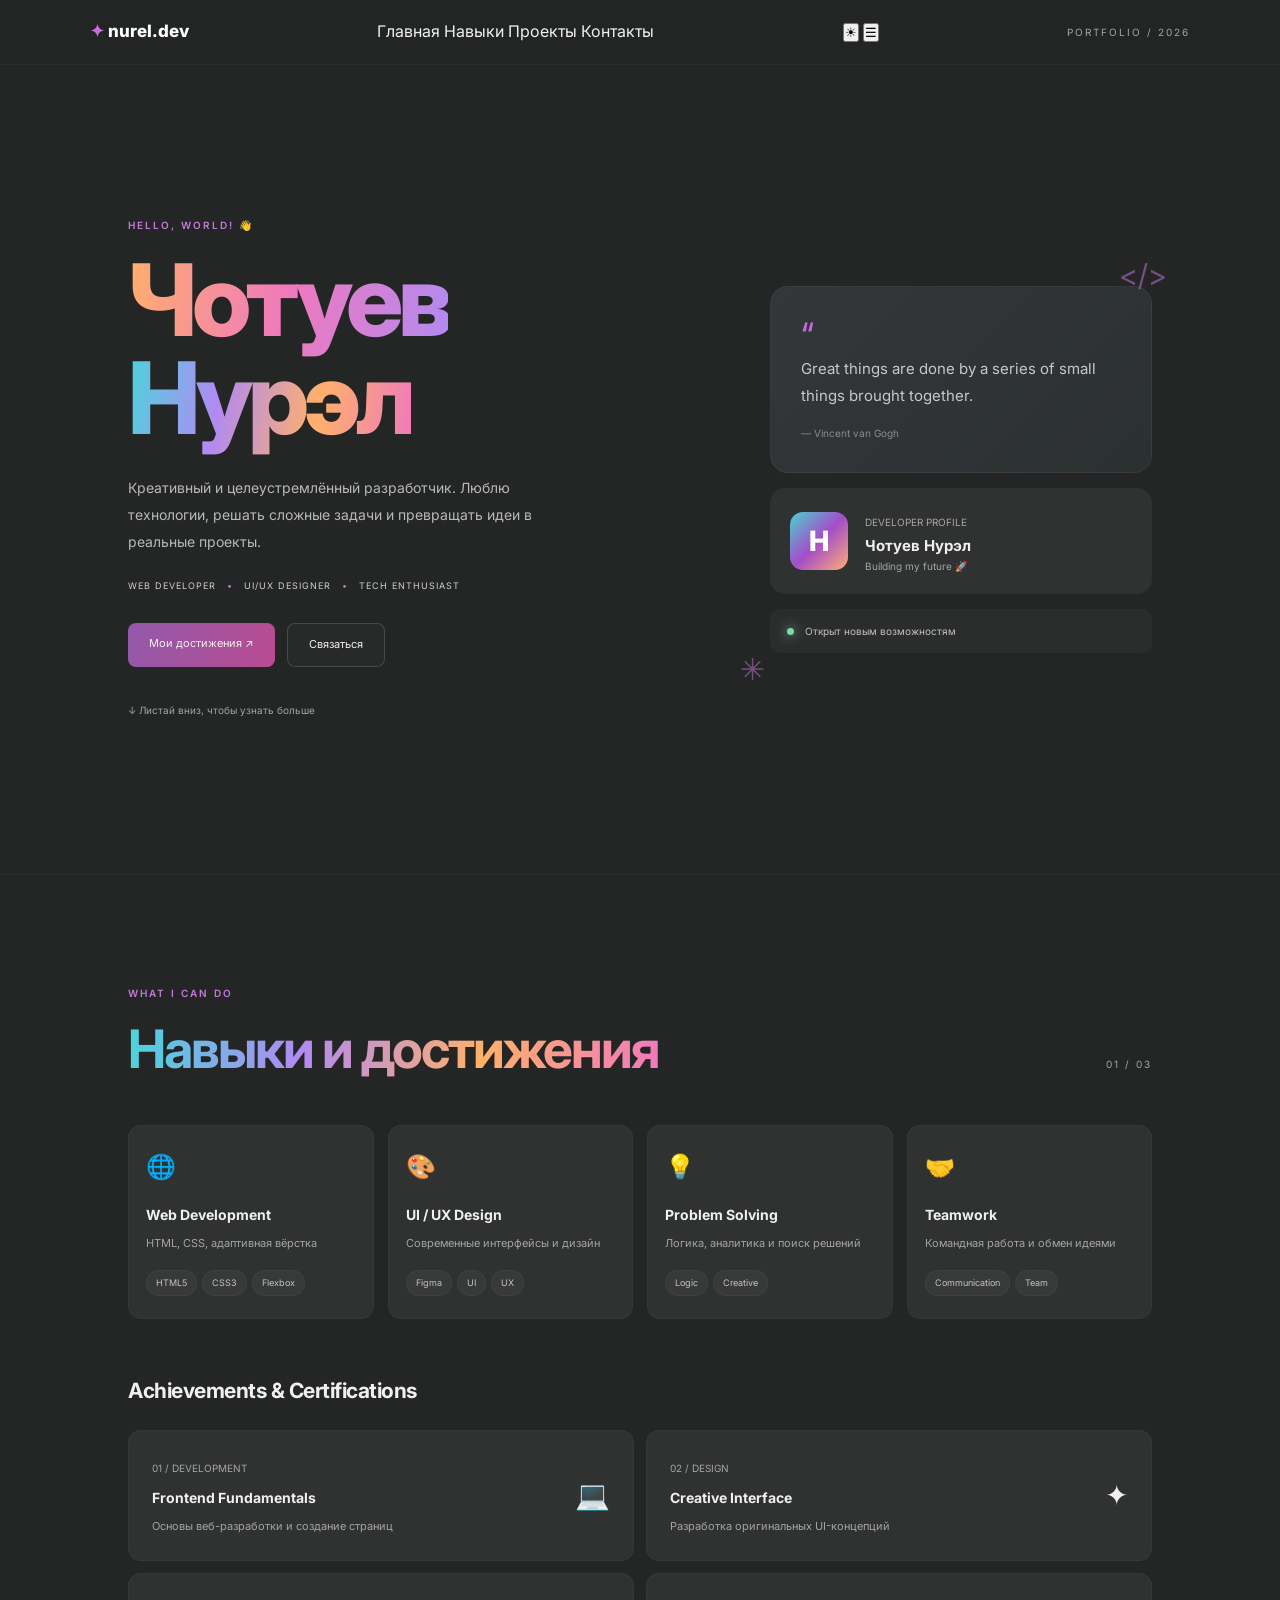
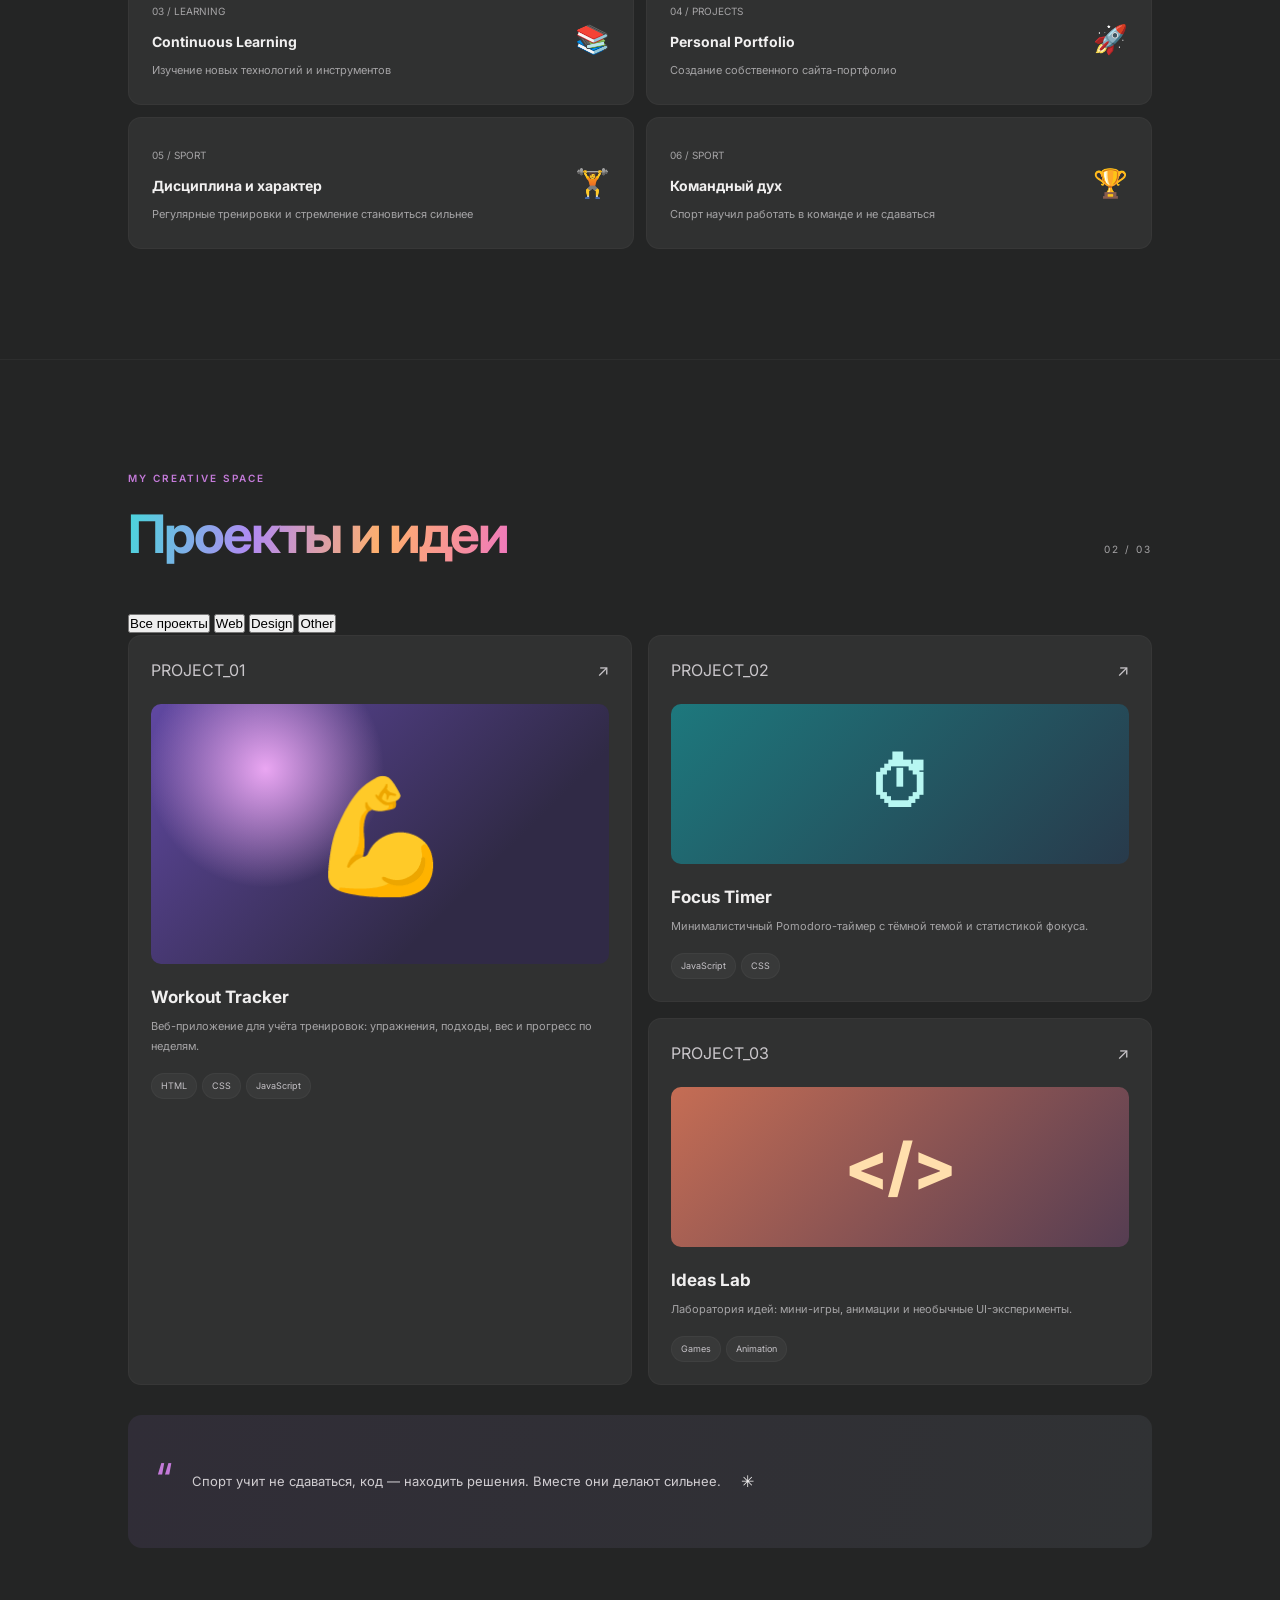
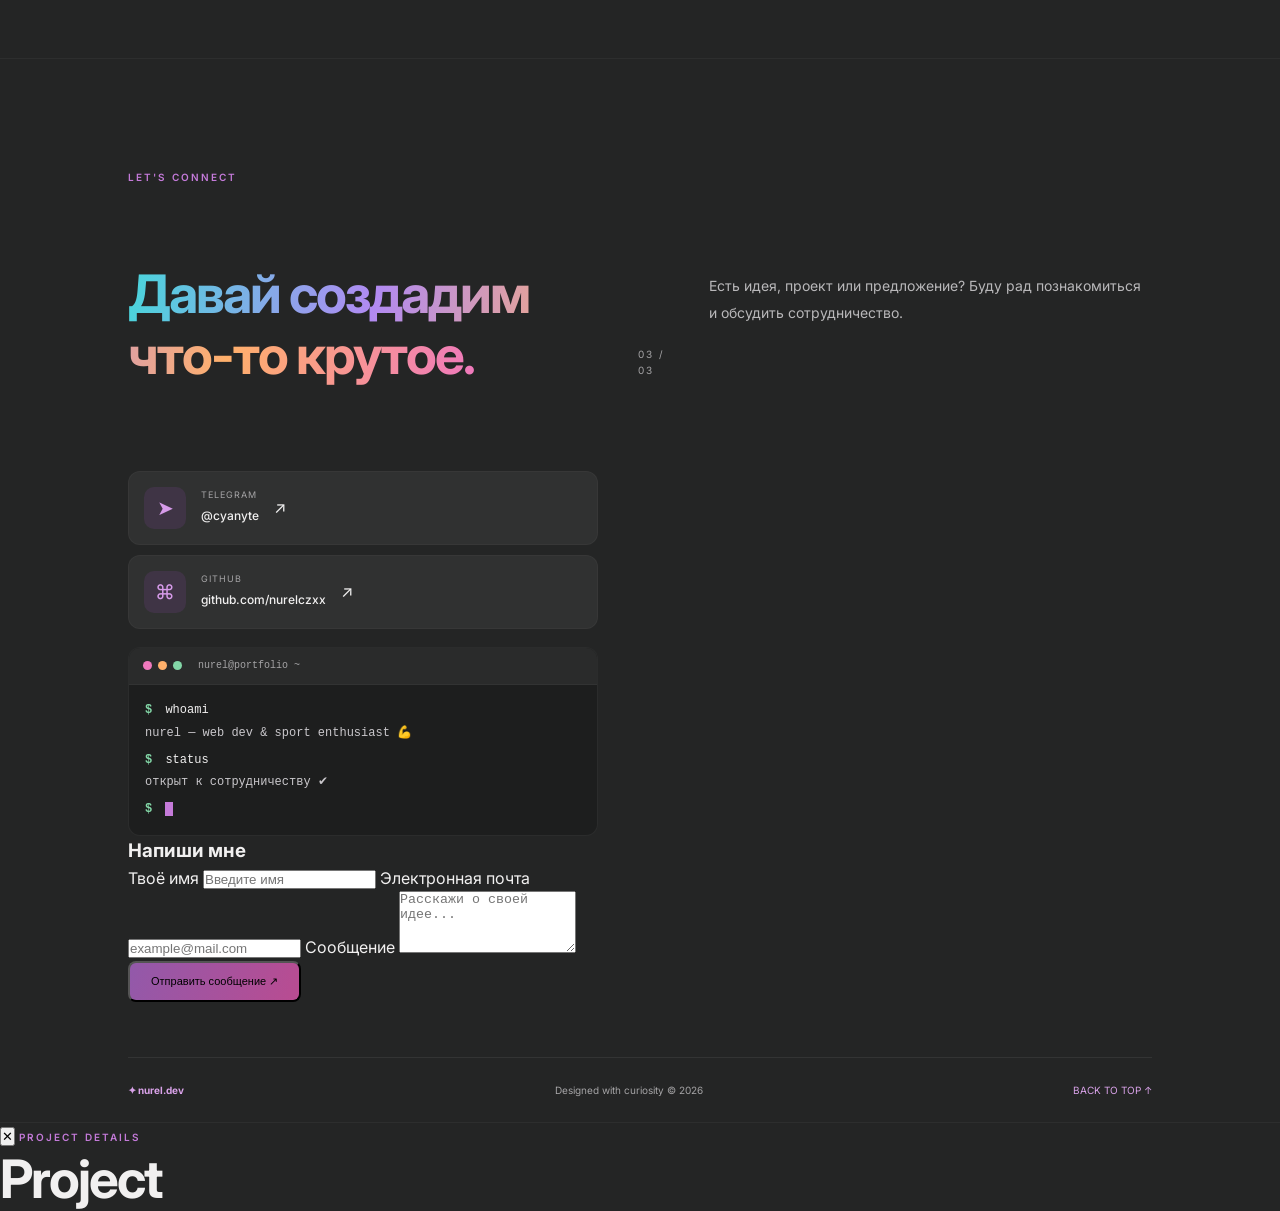
<file: index.html>
<!DOCTYPE html>
<html lang="ru">
<head>
    <meta charset="UTF-8">
    <meta name="viewport" content="width=device-width, initial-scale=1.0">
    <meta name="description" content="Портфолио Чотуева Нурэла — Web Developer и UI/UX Designer">
    <title>Чотуев Нурэл | Portfolio</title>
    <link rel="stylesheet" href="style.css">
    <link href="https://fonts.googleapis.com/css2?family=Inter:wght@400;500;600;700;800&display=swap" rel="stylesheet">
    <script src="script.js" defer></script>
</head>
<body id="top">

<header class="topbar">
    <a href="#top" class="logo">✦ <span>nurel.dev</span></a>

    <nav class="nav" id="navigation">
        <a href="#top">Главная</a>
        <a href="#skills">Навыки</a>
        <a href="#projects">Проекты</a>
        <a href="#contacts">Контакты</a>
    </nav>

    <div class="header-actions">
        <button class="theme-btn" id="themeBtn" aria-label="Переключить тему">☀</button>
        <button class="menu-btn" id="menuBtn" aria-label="Открыть меню" aria-expanded="false">☰</button>
    </div>

    <div class="clock">PORTFOLIO / 2026</div>
</header>

<main>

    <!-- HERO -->
    <section class="hero section">
        <div class="hero-content">
            <div class="small-label">HELLO, WORLD! 👋</div>

            <h1>
                <span class="gradient-warm">Чотуев</span><br>
                <span class="gradient">Нурэл</span>
            </h1>

            <p class="description">
                Креативный и целеустремлённый разработчик.
                Люблю технологии, решать сложные задачи
                и превращать идеи в реальные проекты.
            </p>

            <div class="roles">
                WEB DEVELOPER <span>•</span>
                UI/UX DESIGNER <span>•</span>
                TECH ENTHUSIAST
            </div>

            <div class="buttons">
                <a href="#achievements" class="btn primary">Мои достижения ↗</a>
                <a href="#contacts" class="btn secondary">Связаться</a>
            </div>

            <a href="#skills" class="scroll">↓ Листай вниз, чтобы узнать больше</a>
        </div>

        <div class="hero-side">
            <div class="quote">
                <span class="quote-mark">“</span>
                Great things are done
                by a series of small
                things brought together.
                <small>— Vincent van Gogh</small>
            </div>

            <div class="profile-card">
                <div class="avatar">Н</div>
                <div>
                    <span class="muted">DEVELOPER PROFILE</span>
                    <h3>Чотуев Нурэл</h3>
                    <p>Building my future 🚀</p>
                </div>
            </div>

            <div class="status-card">
                <span class="status-dot"></span>
                Открыт новым возможностям
            </div>

            <div class="floating-symbol symbol-one">&lt;/&gt;</div>
            <div class="floating-symbol symbol-two">✳</div>
        </div>
    </section>

    <!-- SKILLS -->
    <section class="section" id="skills">
        <div class="section-heading">
            <div>
                <div class="small-label">WHAT I CAN DO</div>
                <h2><span class="gradient">Навыки и достижения</span></h2>
            </div>
            <span class="section-number">01 / 03</span>
        </div>

        <div class="skills-grid">
            <article class="card skill-card">
                <span class="card-icon">🌐</span>
                <h3>Web Development</h3>
                <p>HTML, CSS, адаптивная вёрстка</p>
                <div class="tags"><span>HTML5</span><span>CSS3</span><span>Flexbox</span></div>
            </article>

            <article class="card skill-card">
                <span class="card-icon">🎨</span>
                <h3>UI / UX Design</h3>
                <p>Современные интерфейсы и дизайн</p>
                <div class="tags"><span>Figma</span><span>UI</span><span>UX</span></div>
            </article>

            <article class="card skill-card">
                <span class="card-icon">💡</span>
                <h3>Problem Solving</h3>
                <p>Логика, аналитика и поиск решений</p>
                <div class="tags"><span>Logic</span><span>Creative</span></div>
            </article>

            <article class="card skill-card">
                <span class="card-icon">🤝</span>
                <h3>Teamwork</h3>
                <p>Командная работа и обмен идеями</p>
                <div class="tags"><span>Communication</span><span>Team</span></div>
            </article>
        </div>

        <h3 class="subheading" id="achievements">Achievements & Certifications</h3>

        <div class="achievement-grid">
            <article class="card achievement">
                <div><span class="muted">01 / DEVELOPMENT</span><h3>Frontend Fundamentals</h3><p>Основы веб-разработки и создание страниц</p></div>
                <span class="achievement-icon">💻</span>
            </article>

            <article class="card achievement">
                <div><span class="muted">02 / DESIGN</span><h3>Creative Interface</h3><p>Разработка оригинальных UI-концепций</p></div>
                <span class="achievement-icon">✦</span>
            </article>

            <article class="card achievement">
                <div><span class="muted">03 / LEARNING</span><h3>Continuous Learning</h3><p>Изучение новых технологий и инструментов</p></div>
                <span class="achievement-icon">📚</span>
            </article>

            <article class="card achievement">
                <div><span class="muted">04 / PROJECTS</span><h3>Personal Portfolio</h3><p>Создание собственного сайта-портфолио</p></div>
                <span class="achievement-icon">🚀</span>
            </article>

            <article class="card achievement">
                <div><span class="muted">05 / SPORT</span><h3>Дисциплина и характер</h3><p>Регулярные тренировки и стремление становиться сильнее</p></div>
                <span class="achievement-icon">🏋️</span>
            </article>

            <article class="card achievement">
                <div><span class="muted">06 / SPORT</span><h3>Командный дух</h3><p>Спорт научил работать в команде и не сдаваться</p></div>
                <span class="achievement-icon">🏆</span>
            </article>
        </div>
    </section>

    <!-- PROJECTS -->
    <section class="section" id="projects">
        <div class="section-heading">
            <div>
                <div class="small-label">MY CREATIVE SPACE</div>
                <h2><span class="gradient">Проекты и идеи</span></h2>
            </div>
            <span class="section-number">02 / 03</span>
        </div>

        <div class="filters">
            <button class="filter-btn active" data-filter="all">Все проекты</button>
            <button class="filter-btn" data-filter="web">Web</button>
            <button class="filter-btn" data-filter="design">Design</button>
            <button class="filter-btn" data-filter="other">Other</button>
        </div>

        <div class="projects-grid">
            <article class="card project project-large" data-category="web">
                <div class="project-top"><span>PROJECT_01</span><span>↗</span></div>
                <div class="project-art art-purple">💪</div>
                <h3>Workout Tracker</h3>
                <p>Веб-приложение для учёта тренировок: упражнения, подходы, вес и прогресс по неделям.</p>
                <div class="tags"><span>HTML</span><span>CSS</span><span>JavaScript</span></div>
            </article>

            <article class="card project" data-category="web">
                <div class="project-top"><span>PROJECT_02</span><span>↗</span></div>
                <div class="project-art art-blue">⏱</div>
                <h3>Focus Timer</h3>
                <p>Минималистичный Pomodoro-таймер с тёмной темой и статистикой фокуса.</p>
                <div class="tags"><span>JavaScript</span><span>CSS</span></div>
            </article>

            <article class="card project" data-category="design">
                <div class="project-top"><span>PROJECT_03</span><span>↗</span></div>
                <div class="project-art art-orange">&lt;/&gt;</div>
                <h3>Ideas Lab</h3>
                <p>Лаборатория идей: мини-игры, анимации и необычные UI-эксперименты.</p>
                <div class="tags"><span>Games</span><span>Animation</span></div>
            </article>
        </div>

        <div class="quote-banner">
            <span>“</span>
            <p>Спорт учит не сдаваться, код — находить решения. Вместе они делают сильнее.</p>
            <span>✳</span>
        </div>
    </section>

    <!-- CONTACTS -->
    <section class="section contact-section" id="contacts">
        <div class="section-heading">
            <div>
                <div class="small-label">LET'S CONNECT</div>
                <h2><br><span class="gradient">Давай создадим что-то крутое.</span></h2>
            </div>
            <span class="section-number">03 / 03</span>
        </div>

        <p class="description">
            Есть идея, проект или предложение?
            Буду рад познакомиться и обсудить сотрудничество.
        </p>

        <div class="contact-layout">
            <div>
                <div class="contact-list">
                    <a class="contact-item" href="https://t.me/cyanyte" target="_blank" rel="noopener noreferrer">
                        <span class="contact-icon">➤</span>
                        <span><small>TELEGRAM</small><strong>@cyanyte</strong></span>
                        <span>↗</span>
                    </a>

                    <a class="contact-item" href="https://github.com/nurelczxx" target="_blank" rel="noopener noreferrer">
                        <span class="contact-icon">⌘</span>
                        <span><small>GITHUB</small><strong>github.com/nurelczxx</strong></span>
                        <span>↗</span>
                    </a>
                </div>

                <div class="terminal">
                    <div class="terminal-bar"><span></span><span></span><span></span><em>nurel@portfolio ~</em></div>
                    <div class="terminal-body">
                        <p><b>$</b> whoami</p>
                        <p class="out">nurel — web dev &amp; sport enthusiast 💪</p>
                        <p><b>$</b> status</p>
                        <p class="out">открыт к сотрудничеству ✔</p>
                        <p><b>$</b> <span class="cursor"></span></p>
                    </div>
                </div>
            </div>

            <form class="contact-form" id="contactForm" novalidate>
                <h3>Напиши мне</h3>

                <label for="name">Твоё имя</label>
                <input type="text" id="name" name="name" placeholder="Введите имя" required>
                <small class="error" id="nameError"></small>

                <label for="email">Электронная почта</label>
                <input type="email" id="email" name="email" placeholder="example@mail.com" required>
                <small class="error" id="emailError"></small>

                <label for="message">Сообщение</label>
                <textarea id="message" name="message" rows="4" placeholder="Расскажи о своей идее..." required></textarea>
                <small class="error" id="messageError"></small>

                <button type="submit" class="btn primary">Отправить сообщение ↗</button>
                <p id="formStatus" aria-live="polite"></p>
            </form>
        </div>

        <footer>
            <span>✦ nurel.dev</span>
            <span>Designed with curiosity © 2026</span>
            <a href="#top">BACK TO TOP ↑</a>
        </footer>
    </section>

</main>

<!-- MODAL -->
<div class="modal" id="projectModal" aria-hidden="true">
    <div class="modal-content">
        <button class="modal-close" id="modalClose" aria-label="Закрыть">✕</button>
        <span class="small-label">PROJECT DETAILS</span>
        <h2 id="modalTitle">Project</h2>
        <p id="modalDescription"></p>
    </div>
</div>

</body>
</html>
</file>
<file: style.css>
* {
    margin: 0;
    padding: 0;
    box-sizing: border-box;
}

:root {
    --bg: #242525;
    --card: #303131;
    --card-light: #393738;
    --text: #f1f0f0;
    --muted: #a5a4a6;
    --purple: #a348cf;
    --pink: #e16eaa;
}

html {
    scroll-behavior: smooth;
    scroll-padding-top: 80px;
}

body {
    background: var(--bg);
    color: var(--text);
    font-family: "Inter", sans-serif;
    line-height: 1.6;
}

a {
    color: inherit;
    text-decoration: none;
}

.topbar {
    height: 65px;
    padding: 0 7%;
    display: flex;
    align-items: center;
    justify-content: space-between;
    border-bottom: 1px solid #ffffff0c;
    position: sticky;
    top: 0;
    background: #242525eF;
    backdrop-filter: blur(14px);
    z-index: 10;
}

.logo {
    font-size: 17px;
    font-weight: 800;
    color: #c86edb;
}

.logo span {
    color: white;
}

.clock,
.small-label,
.section-number,
.project-number {
    font-size: 10px;
    letter-spacing: 2px;
    color: var(--muted);
}

.section {
    padding: 110px 10%;
    min-height: 90vh;
    border-bottom: 1px solid #ffffff0a;
    position: relative;
    overflow: hidden;
}

.hero {
    display: grid;
    grid-template-columns: 1.2fr 0.8fr;
    align-items: center;
    gap: 70px;
    min-height: 90vh;
}

.small-label {
    color: #c47ad9;
    font-weight: 600;
    margin-bottom: 18px;
}

h1 {
    font-size: clamp(58px, 8vw, 100px);
    line-height: 0.98;
    letter-spacing: -5px;
    margin-bottom: 28px;
    font-weight: 800;
}

.gradient {
    background: linear-gradient(
        100deg,
        #48d6db,
        #b18af2,
        #ffb06b,
        #ef79bd
    );
    -webkit-background-clip: text;
    background-clip: text;
    color: transparent;
}

.gradient-warm {
    background: linear-gradient(
        100deg,
        #ffb06b,
        #ef79bd,
        #b18af2
    );
    -webkit-background-clip: text;
    background-clip: text;
    color: transparent;
}

.description {
    max-width: 440px;
    color: #b9b8ba;
    font-size: 14px;
    line-height: 1.9;
}

.roles {
    margin-top: 24px;
    font-size: 9px;
    color: #d2d0d1;
    letter-spacing: 1px;
}

.roles span {
    color: #d174d2;
    margin: 0 7px;
}

.buttons {
    display: flex;
    gap: 12px;
    margin-top: 30px;
    flex-wrap: wrap;
}

.btn {
    padding: 12px 21px;
    font-size: 11px;
    border-radius: 8px;
    display: inline-block;
    transition: 0.3s;
}

.primary {
    background: linear-gradient(110deg, #9259aa, #b94c91);
}

.secondary {
    border: 1px solid #ffffff25;
    background: #ffffff05;
}

.btn:hover {
    transform: translateY(-3px);
    box-shadow: 0 10px 30px #00000025;
}

.scroll {
    display: inline-block;
    margin-top: 35px;
    color: var(--muted);
    font-size: 10px;
}

.hero-side {
    position: relative;
    display: flex;
    flex-direction: column;
    gap: 15px;
}

.quote {
    padding: 30px;
    background: linear-gradient(135deg, #34373a, #2b3031);
    border: 1px solid #ffffff0b;
    border-radius: 18px;
    color: #c9c7cb;
    font-size: 15px;
    line-height: 1.8;
    position: relative;
}

.quote-mark {
    display: block;
    color: #c36bdb;
    font-size: 38px;
    line-height: 1;
}

.quote small {
    display: block;
    color: #8d8b90;
    margin-top: 15px;
    font-size: 10px;
}

.profile-card {
    display: flex;
    gap: 17px;
    align-items: center;
    padding: 20px;
    background: var(--card);
    border-radius: 15px;
}

.avatar {
    width: 58px;
    height: 58px;
    border-radius: 13px;
    background: linear-gradient(135deg, #4bd3cf, #a34dca, #ffad76);
    color: white;
    display: grid;
    place-items: center;
    font-size: 28px;
    font-weight: 800;
}

.profile-card h3 {
    font-size: 15px;
}

.profile-card p,
.muted {
    color: var(--muted);
    font-size: 10px;
}

.status-card {
    color: #c3c1c3;
    font-size: 10px;
    background: #2b2d2c;
    padding: 14px 17px;
    border-radius: 10px;
}

.status-dot {
    width: 7px;
    height: 7px;
    display: inline-block;
    border-radius: 50%;
    background: #83d7a7;
    margin-right: 8px;
    box-shadow: 0 0 12px #83d7a7;
}

.floating-symbol {
    position: absolute;
    color: #c47ad9;
    opacity: 0.5;
    font-size: 30px;
}

.symbol-one {
    top: -35px;
    right: -15px;
}

.symbol-two {
    bottom: -40px;
    left: -30px;
}

/* Заголовки секций */

.section-heading {
    display: flex;
    align-items: end;
    justify-content: space-between;
    gap: 20px;
    margin-bottom: 45px;
}

h2 {
    font-size: clamp(32px, 5vw, 53px);
    letter-spacing: -2px;
    line-height: 1.15;
}

.section-number {
    padding-bottom: 8px;
}

/* Карточки навыков */

.skills-grid {
    display: grid;
    grid-template-columns: repeat(4, 1fr);
    gap: 14px;
}

.card {
    background: var(--card);
    border: 1px solid #ffffff08;
    border-radius: 13px;
    transition: transform 0.3s, background 0.3s;
}

.card:hover {
    transform: translateY(-5px);
    background: #383839;
}

.skill-card {
    padding: 22px 17px;
}

.card-icon {
    font-size: 24px;
}

.skill-card h3 {
    font-size: 14px;
    margin: 18px 0 7px;
}

.skill-card p,
.achievement p,
.project p {
    color: var(--muted);
    font-size: 11px;
    line-height: 1.8;
}

.tags {
    display: flex;
    gap: 5px;
    flex-wrap: wrap;
    margin-top: 16px;
}

.tags span {
    background: #ffffff0b;
    border: 1px solid #ffffff08;
    border-radius: 20px;
    padding: 5px 9px;
    font-size: 9px;
    color: #c5c2c7;
}

.subheading {
    margin: 55px 0 22px;
    font-size: 21px;
    letter-spacing: -0.5px;
}

.achievement-grid {
    display: grid;
    grid-template-columns: repeat(2, 1fr);
    gap: 12px;
}

.achievement {
    padding: 23px;
    display: flex;
    align-items: center;
    justify-content: space-between;
    gap: 15px;
}

.achievement h3 {
    margin: 8px 0;
    font-size: 14px;
}

.achievement-icon {
    font-size: 28px;
}

.note {
    color: #858388;
    font-size: 10px;
    margin-top: 18px;
}

/* Проекты */

.projects-grid {
    display: grid;
    grid-template-columns: repeat(2, 1fr);
    gap: 16px;
}

.project {
    padding: 22px;
    overflow: hidden;
}

.project-large {
    grid-row: span 2;
}

.project-top {
    display: flex;
    justify-content: space-between;
    color: #c9c6ca;
}

.project-art {
    height: 160px;
    margin: 20px 0;
    border-radius: 10px;
    display: grid;
    place-items: center;
    font-size: 65px;
    font-weight: 800;
}

.project-large .project-art {
    height: 260px;
    font-size: 110px;
}

.art-purple {
    background:
        radial-gradient(circle at 25% 25%, #eaa6f2, transparent 30%),
        linear-gradient(135deg, #6048a2, #302a46 70%);
}

.art-blue {
    color: #b7f7f2;
    background: linear-gradient(135deg, #1d787d, #283a4b);
}

.art-orange {
    color: #ffdfad;
    background: linear-gradient(135deg, #c56d54, #553d52);
}

.project h3 {
    font-size: 17px;
    margin-bottom: 6px;
}

.quote-banner {
    position: relative;
    margin-top: 30px;
    padding: 28px;
    border-radius: 14px;
    background: linear-gradient(100deg, #302d37, #303234);
    display: flex;
    align-items: center;
    gap: 20px;
    overflow: hidden;
}

.quote-banner > span:first-child {
    font-size: 48px;
    color: #c47ad9;
}

.quote-banner p {
    font-size: 13px;
    color: #d0cdd1;
    max-width: 570px;
}

.quote-decoration {
    position: absolute;
    right: 25px;
    font-size: 60px;
    color: #b970c7;
    opacity: 0.3;
}

/* Контакты */

.contact-section {
    min-height: 100vh;
    display: grid;
    grid-template-columns: 1.1fr 0.9fr;
    align-items: center;
    gap: 40px;
    padding-bottom: 120px;
}

.contact-content h2 {
    margin-bottom: 25px;
}

.contact-content .description {
    margin-bottom: 30px;
}

.contact-list {
    display: flex;
    flex-direction: column;
    gap: 10px;
    max-width: 470px;
}

.contact-item {
    display: flex;
    align-items: center;
    gap: 15px;
    padding: 15px;
    background: var(--card);
    border: 1px solid #ffffff08;
    border-radius: 12px;
    transition: 0.3s;
}

.contact-item:hover {
    border-color: #bc74d0;
    transform: translateX(5px);
}

.contact-icon {
    width: 42px;
    height: 42px;
    display: grid;
    place-items: center;
    border-radius: 10px;
    background: #a34dca20;
    color: #d79bea;
    font-size: 20px;
}

.contact-item small {
    display: block;
    color: var(--muted);
    font-size: 9px;
    letter-spacing: 1px;
}

.contact-item strong {
    font-size: 12px;
    font-weight: 500;
    overflow-wrap: anywhere;
}

.contact-arrow {
    margin-left: auto;
    color: #c17bd6;
}

.terminal {
    max-width: 470px;
    margin-top: 18px;
    background: #1d1e1e;
    border: 1px solid #ffffff10;
    border-radius: 12px;
    overflow: hidden;
    font-family: "SFMono-Regular", Consolas, "Courier New", monospace;
}

.terminal-bar {
    display: flex;
    align-items: center;
    gap: 6px;
    padding: 10px 14px;
    background: #2a2b2b;
    border-bottom: 1px solid #ffffff0a;
}

.terminal-bar span {
    width: 9px;
    height: 9px;
    border-radius: 50%;
    background: #ef79bd;
}

.terminal-bar span:nth-child(2) {
    background: #ffb06b;
}

.terminal-bar span:nth-child(3) {
    background: #83d7a7;
}

.terminal-bar em {
    margin-left: 10px;
    font-style: normal;
    font-size: 10px;
    color: var(--muted);
}

.terminal-body {
    padding: 14px 16px;
    font-size: 12px;
    line-height: 1.9;
}

.terminal-body b {
    color: #83d7a7;
    margin-right: 6px;
}

.terminal-body .out {
    color: #c9c7cb;
    margin-bottom: 4px;
}

.cursor {
    display: inline-block;
    width: 8px;
    height: 14px;
    vertical-align: middle;
    background: #c47ad9;
    animation: blink 1s steps(2, start) infinite;
}

@keyframes blink {
    to {
        visibility: hidden;
    }
}

.back-to-top {
    margin-top: 24px;
}

.contact-visual {
    min-height: 420px;
    display: grid;
    place-items: center;
    position: relative;
}

.planet {
    width: 135px;
    height: 135px;
    display: grid;
    place-items: center;
    border-radius: 50%;
    font-size: 60px;
    font-weight: 800;
    background: linear-gradient(135deg, #43c9d1, #8e63cb 55%, #ef88bd);
    box-shadow: 0 0 80px #9b60ce30;
    z-index: 2;
}

.planet span {
    color: #ffd39a;
}

.orbit {
    position: absolute;
    border: 1px solid #ffffff1c;
    border-radius: 50%;
}

.orbit-one {
    width: 220px;
    height: 220px;
}

.orbit-two {
    width: 310px;
    height: 310px;
    border-color: #bb72ce30;
}

.orbit-three {
    width: 400px;
    height: 400px;
    border-style: dashed;
    border-color: #ffffff10;
}

.orbit-label {
    position: absolute;
    padding: 7px 12px;
    border-radius: 8px;
    background: #343536;
    border: 1px solid #ffffff12;
    font-size: 9px;
    letter-spacing: 2px;
    color: #d8c4df;
}

.label-one {
    top: 55px;
    right: 10px;
}

.label-two {
    bottom: 70px;
    left: 5px;
}

.label-three {
    top: 45%;
    right: -5px;
}

footer {
    position: absolute;
    bottom: 0;
    left: 10%;
    right: 10%;
    min-height: 65px;
    display: flex;
    align-items: center;
    justify-content: space-between;
    gap: 15px;
    border-top: 1px solid #ffffff12;
    color: var(--muted);
    font-size: 10px;
}

footer span:first-child {
    color: #d9a2e9;
    font-weight: 700;
}

footer a {
    color: #d9a2e9;
}

/* Адаптация под телефоны и планшеты */

@media (max-width: 900px) {
    .section {
        padding: 80px 7%;
    }

    .hero {
        gap: 35px;
    }

    .skills-grid {
        grid-template-columns: repeat(2, 1fr);
    }

    .contact-section {
        grid-template-columns: 1fr;
    }

    .contact-visual {
        min-height: 350px;
    }

    .orbit-three {
        width: 320px;
        height: 320px;
    }
}

@media (max-width: 600px) {
    .topbar {
        padding: 0 6%;
    }

    .section {
        padding: 65px 6%;
    }

    .hero {
        grid-template-columns: 1fr;
        padding-top: 75px;
    }

    h1 {
        font-size: 64px;
        letter-spacing: -3px;
    }

    .hero-side {
        margin-top: 15px;
    }

    .section-heading {
        align-items: start;
    }

    .section-number {
        font-size: 8px;
        white-space: nowrap;
    }

    .skills-grid,
    .achievement-grid,
    .projects-grid {
        grid-template-columns: 1fr;
    }

    .project-large {
        grid-row: auto;
    }

    .project-large .project-art {
        height: 180px;
    }

    .quote-banner {
        padding: 18px;
    }

    .quote-banner p {
        font-size: 11px;
    }

    .contact-visual {
        min-height: 310px;
    }

    .orbit-one {
        width: 180px;
        height: 180px;
    }

    .orbit-two {
        width: 240px;
        height: 240px;
    }

    .orbit-three {
        width: 290px;
        height: 290px;
    }

    .planet {
        width: 110px;
        height: 110px;
        font-size: 48px;
    }

    footer {
        left: 6%;
        right: 6%;
        flex-wrap: wrap;
        padding: 15px 0;
        font-size: 9px;
    }
}

/* ИСПРАВЛЕНИЕ СВЕТЛОЙ ТЕМЫ */

body.light {
    --bg: #f4f1f7;
    --card: #ffffff;
    --card-light: #e9e2ee;
    --text: #29232f;
    --muted: #77717e;
    --purple: #963dbb;
    --pink: #c34d91;
    --border: rgba(40, 25, 50, 0.15);

    background: var(--bg);
    color: var(--text);
}

/* Шапка */
body.light .topbar {
    background: rgba(244, 241, 247, 0.95);
    border-color: var(--border);
}

/* Карточки */
body.light .card,
body.light .profile-card,
body.light .status-card,
body.light .contact-item,
body.light .contact-form,
body.light .quote,
body.light .modal-content {
    background: var(--card);
    color: var(--text);
    border-color: var(--border);
}

/* Текст */
body.light .description,
body.light .quote,
body.light .profile-card p,
body.light .skill-card p,
body.light .achievement p,
body.light .project p {
    color: var(--muted);
}

/* Кнопки */
body.light .secondary,
body.light .theme-btn,
body.light .menu-btn,
body.light .filter-btn {
    background: var(--card);
    color: var(--text);
    border-color: var(--border);
}

/* Навигация */
body.light .nav {
    background: var(--bg);
}

body.light .nav a {
    color: var(--text);
}

/* Поля формы */
body.light .contact-form input,
body.light .contact-form textarea {
    background: #f4f1f7;
    color: #29232f;
    border-color: var(--border);
}

body.light .contact-form label {
    color: var(--text);
}

/* Теги */
body.light .tags span {
    background: #eee7f3;
    color: #79439b;
}

/* Цитата */
body.light .quote-banner {
    background: #e9e2ee;
}

body.light .quote-banner p {
    color: var(--text);
}

/* Футер */
body.light footer {
    border-color: var(--border);
    color: var(--muted);
}

/* Модальное окно */
body.light .modal-close {
    background: #eee7f3;
    color: #29232f;
}
</file>
